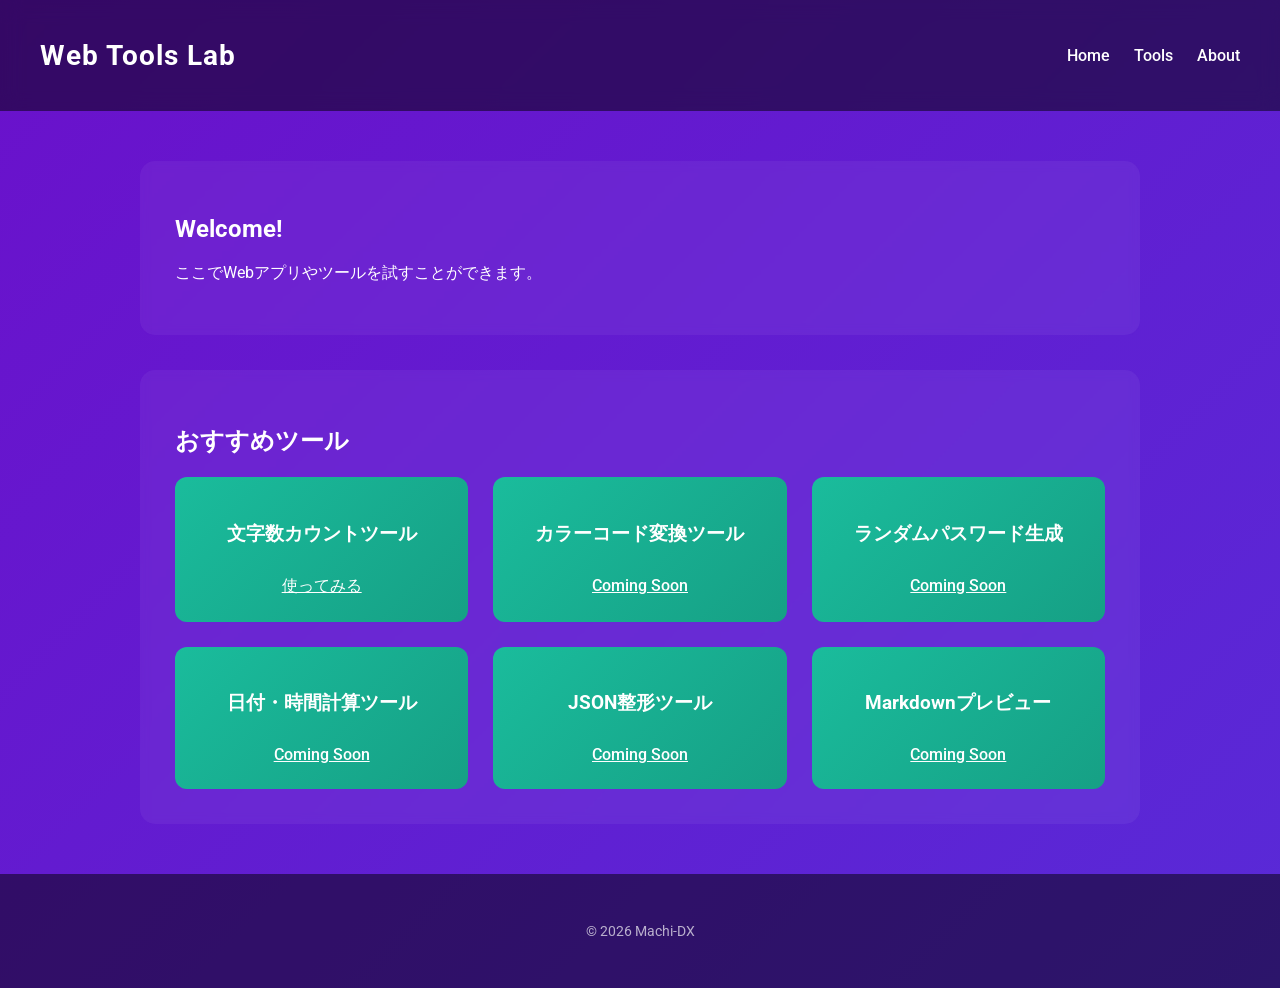
<file: index.html>
<!DOCTYPE html>
<html lang="ja">
<head>
  <meta charset="UTF-8">
  <title>Web Tools Lab</title>
  <link href="https://fonts.googleapis.com/css2?family=Roboto:wght@400;700&display=swap" rel="stylesheet">
  <link rel="stylesheet" href="style.css">
</head>
<body>
  <header>
    <h1>Web Tools Lab</h1>
    <nav>
      <a href="#">Home</a>
      <a href="#tools">Tools</a>
      <a href="#">About</a>
    </nav>
  </header>

  <main>
    <section class="intro">
      <h2>Welcome!</h2>
      <p>ここでWebアプリやツールを試すことができます。</p>
    </section>

    <section class="content" id="tools">
      <h2>おすすめツール</h2>
      <div class="cards">
        <div class="card">
          <h3>文字数カウントツール</h3>
          <a href="tools/char-counter/index.html" target="_blank">使ってみる</a>
        </div>
        <div class="card">
          <h3>カラーコード変換ツール</h3>
          <a href="#">Coming Soon</a>
        </div>
        <div class="card">
          <h3>ランダムパスワード生成</h3>
          <a href="#">Coming Soon</a>
        </div>
        <div class="card">
          <h3>日付・時間計算ツール</h3>
          <a href="#">Coming Soon</a>
        </div>
        <div class="card">
          <h3>JSON整形ツール</h3>
          <a href="#">Coming Soon</a>
        </div>
        <div class="card">
          <h3>Markdownプレビュー</h3>
          <a href="#">Coming Soon</a>
        </div>
      </div>
    </section>
  </main>

  <footer>
    <p>&copy; 2026 Machi-DX</p>
  </footer>
</body>
</html>
</file>
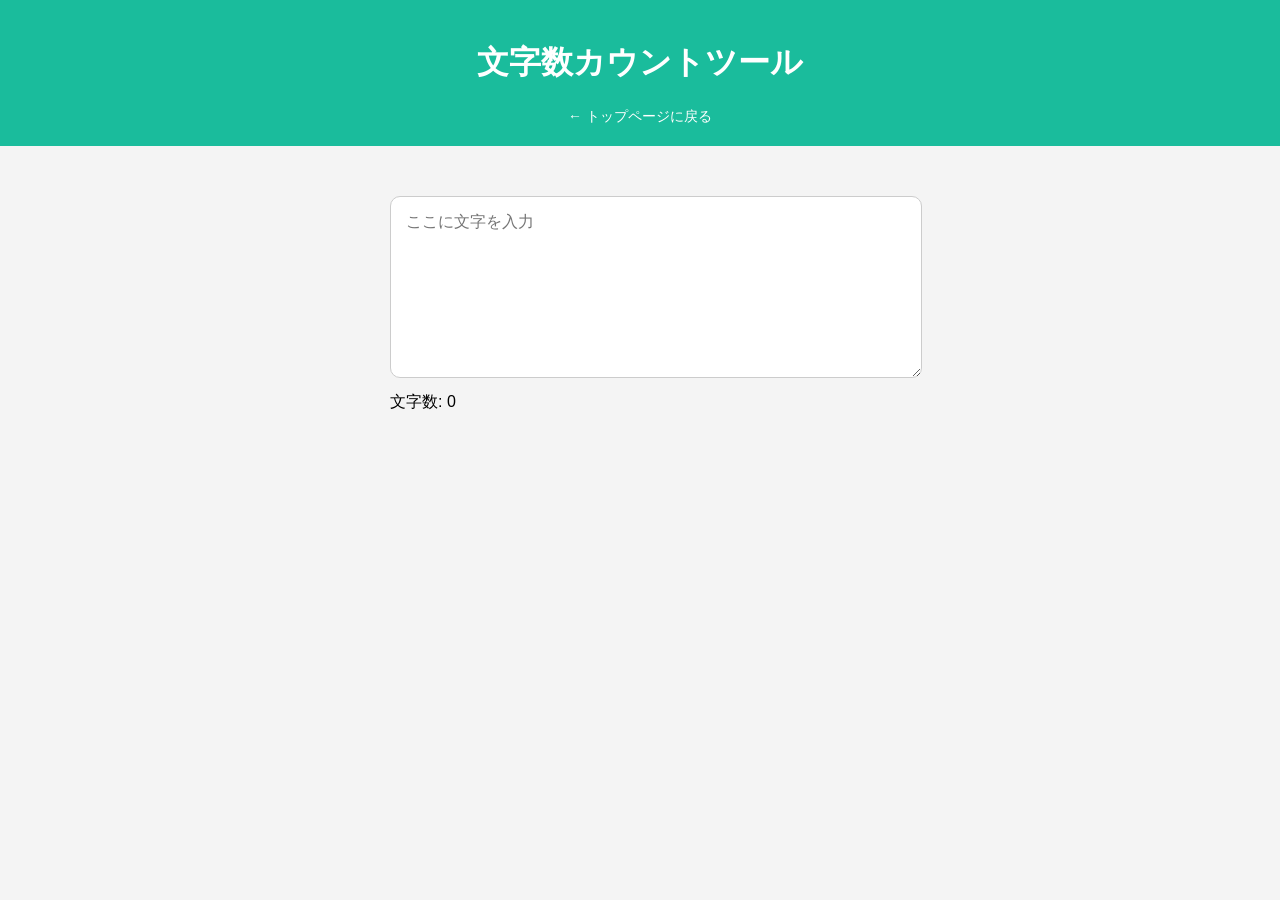
<file: tools/char-counter/index.html>
<!DOCTYPE html>
<html lang="ja">
<head>
  <meta charset="UTF-8">
  <title>文字数カウントツール</title>
  <link href="style.css" rel="stylesheet">
</head>
<body>
  <header>
    <h1>文字数カウントツール</h1>
    <a href="../../index.html">← トップページに戻る</a>
  </header>

  <main>
    <textarea id="textInput" placeholder="ここに文字を入力"></textarea>
    <p>文字数: <span id="charCount">0</span></p>
  </main>

  <script src="script.js"></script>
</body>
</html>
</file>
<file: style.css>
/* 全体 */
body {
  font-family: 'Roboto', sans-serif;
  margin: 0;
  padding: 0;
  background: linear-gradient(135deg, #6a11cb, #2575fc);
  color: #fff;
  min-height: 100vh;
  overflow-x: hidden;
  animation: gradientBG 10s ease infinite;
}

/* 背景アニメーション */
@keyframes gradientBG {
  0% { background-position: 0% 50%; }
  50% { background-position: 100% 50%; }
  100% { background-position: 0% 50%; }
}

body {
  background-size: 400% 400%;
}

/* ヘッダー */
header {
  background-color: rgba(0,0,0,0.5);
  color: white;
  padding: 20px 40px;
  display: flex;
  justify-content: space-between;
  align-items: center;
  backdrop-filter: blur(10px);
}

header h1 {
  font-size: 28px;
  font-weight: 700;
  letter-spacing: 1px;
}

header nav a {
  color: white;
  margin-left: 20px;
  text-decoration: none;
  font-weight: 500;
  transition: color 0.3s, transform 0.2s;
}

header nav a:hover {
  color: #1abc9c;
  transform: scale(1.1);
}

/* メインコンテンツ */
main {
  max-width: 1000px;
  margin: 50px auto;
  padding: 0 20px;
}

/* セクションカード風 */
section {
  background-color: rgba(255,255,255,0.05);
  padding: 35px;
  margin-bottom: 35px;
  border-radius: 15px;
  backdrop-filter: blur(5px);
  transition: transform 0.3s, box-shadow 0.3s;
}

section:hover {
  transform: translateY(-7px);
  box-shadow: 0 12px 25px rgba(0,0,0,0.3);
}

/* カード */
.cards {
  display: flex;
  gap: 25px;
  flex-wrap: wrap;
}

.card {
  flex: 1 1 220px;
  background: linear-gradient(135deg, #1abc9c, #16a085);
  color: white;
  padding: 25px;
  border-radius: 12px;
  text-align: center;
  font-weight: 600;
  font-size: 16px;
  transition: transform 0.3s, background 0.3s, box-shadow 0.3s;
}

.card:hover {
  transform: translateY(-10px) rotate(-1deg);
  background: linear-gradient(135deg, #16a085, #1abc9c);
  box-shadow: 0 10px 20px rgba(0,0,0,0.4);
}

.card a {
  display: inline-block;
  margin-top: 10px;
  color: white;
  text-decoration: underline;
  font-weight: 500;
}

/* フッター */
footer {
  text-align: center;
  padding: 35px;
  background-color: rgba(0,0,0,0.5);
  color: #ffffffaa;
  font-size: 14px;
}
</file>
<file: tools/char-counter/style.css>
/* 全体 */
body {
  font-family: 'Roboto', sans-serif;
  background-color: #f4f4f4;
  margin: 0;
  padding: 0;
  display: flex;
  flex-direction: column;
  align-items: center;
}

header {
  background-color: #1abc9c;
  color: white;
  width: 100%;
  padding: 20px;
  text-align: center;
}

header a {
  color: white;
  text-decoration: none;
  font-size: 14px;
}

main {
  margin-top: 50px;
  width: 80%;
  max-width: 500px;
}

textarea {
  width: 100%;
  min-height: 150px;
  padding: 15px;
  border-radius: 10px;
  border: 1px solid #ccc;
  font-size: 16px;
  resize: vertical;
}

p {
  margin-top: 10px;
  font-size: 16px;
}
</file>
